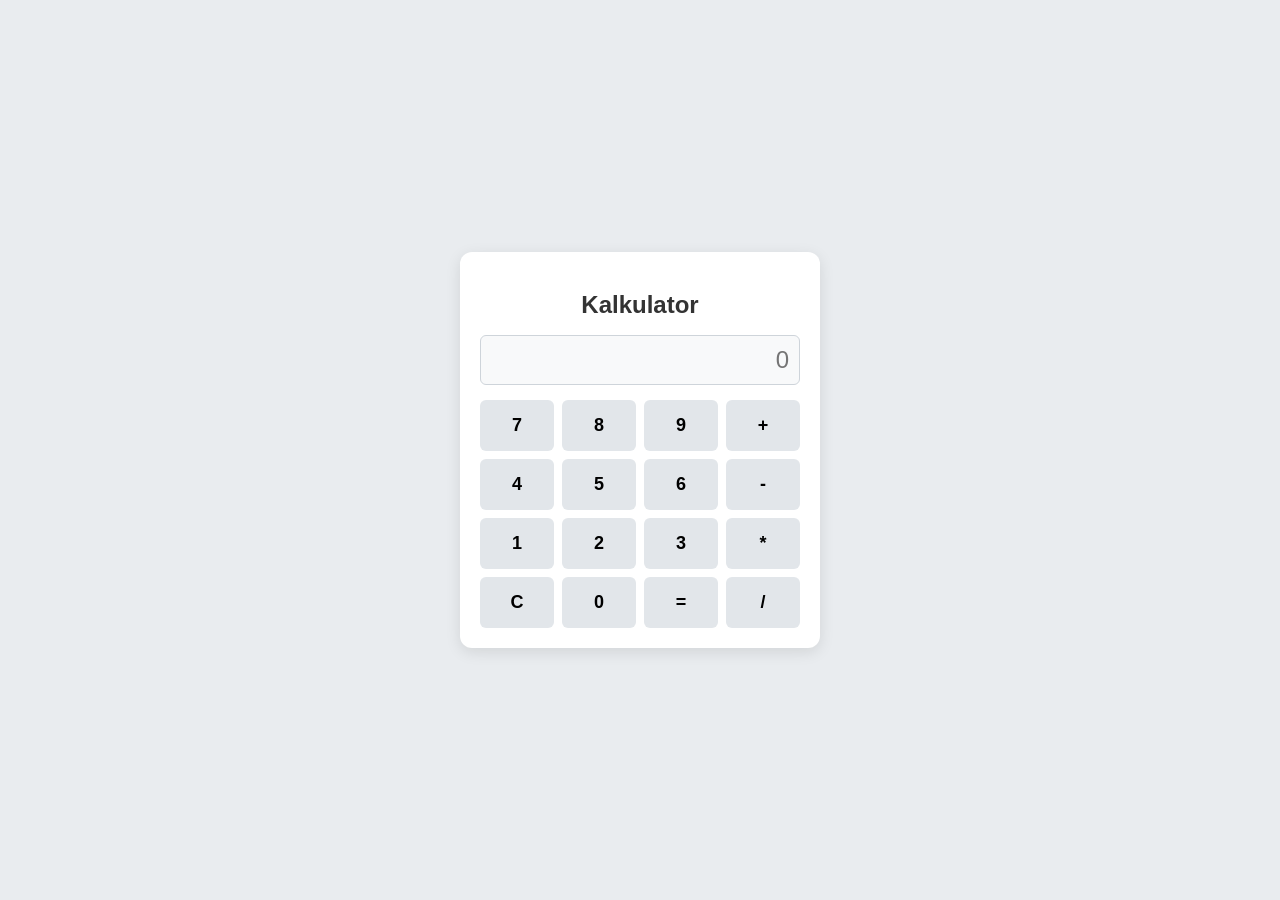
<file: Pertemuan 3/index.html>
<!DOCTYPE html>
<html lang="en">

<head>
    <meta charset="UTF-8">
    <meta name="viewport" content="width=device-width, initial-scale=1.0">
    <title>Kalkulator Sederhana</title>
    <link rel="stylesheet" href="./kalkulator.css">
</head>

<body>
    <div class="calculator-container">
        <h2>Kalkulator</h2>
        <input type="text" name="display" id="display" placeholder="0" readonly>

        <div class="button-grid">
            <button class="btn" onclick="tambahInput('7')">7</button>
            <button class="btn" onclick="tambahInput('8')">8</button>
            <button class="btn" onclick="tambahInput('9')">9</button>
            <button class="btn" onclick="tambahInput('+')">+</button>

            <button class="btn" onclick="tambahInput('4')">4</button>
            <button class="btn" onclick="tambahInput('5')">5</button>
            <button class="btn" onclick="tambahInput('6')">6</button>
            <button class="btn" onclick="tambahInput('-')">-</button>
            
            <button class="btn" onclick="tambahInput('1')">1</button>
            <button class="btn" onclick="tambahInput('2')">2</button>
            <button class="btn" onclick="tambahInput('3')">3</button>
            <button class="btn" onclick="tambahInput('*')">*</button>

            <button class="btn" onclick="clearDisplay()">C</button>
            <button class="btn" onclick="tambahInput('0')">0</button>
            <button class="btn" onclick="hitung()">=</button>
            <button class="btn" onclick="tambahInput('/')">/</button>
        </div>
    </div>

    <script src="./kalkulator.js" /></script>
</body>

</html>
</file>
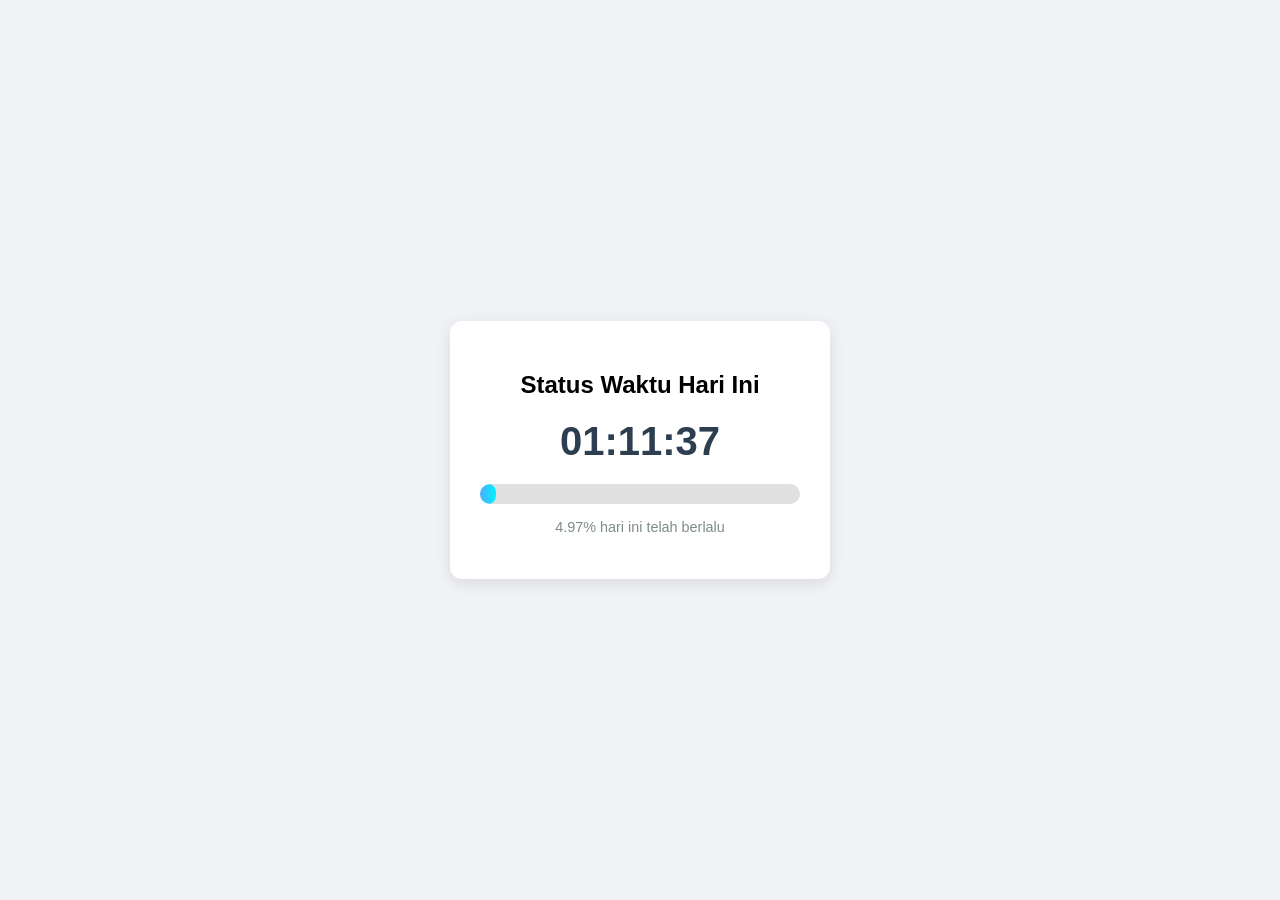
<file: Pertemuan 5/index.html>
<!DOCTYPE html>
<html lang="id">
<head>
  <meta charset="UTF-8">
  <meta name="viewport" content="width=device-width, initial-scale=1.0">
  <title>Status Bar Waktu Real-Time</title>
  <link rel="stylesheet" href="style.css">
</head>
<body>

  <div class="card">
    <h2>Status Waktu Hari Ini</h2>
    
    <div id="jam-digital" class="clock">00:00:00</div>

    <div class="progress-container">
      <div id="progress-bar" class="progress-bar"></div>
    </div>

    <p id="teks-persentase">0% hari ini telah berlalu</p>
  </div>

  <script src="main.js"></script>
</body>
</html>
</file>
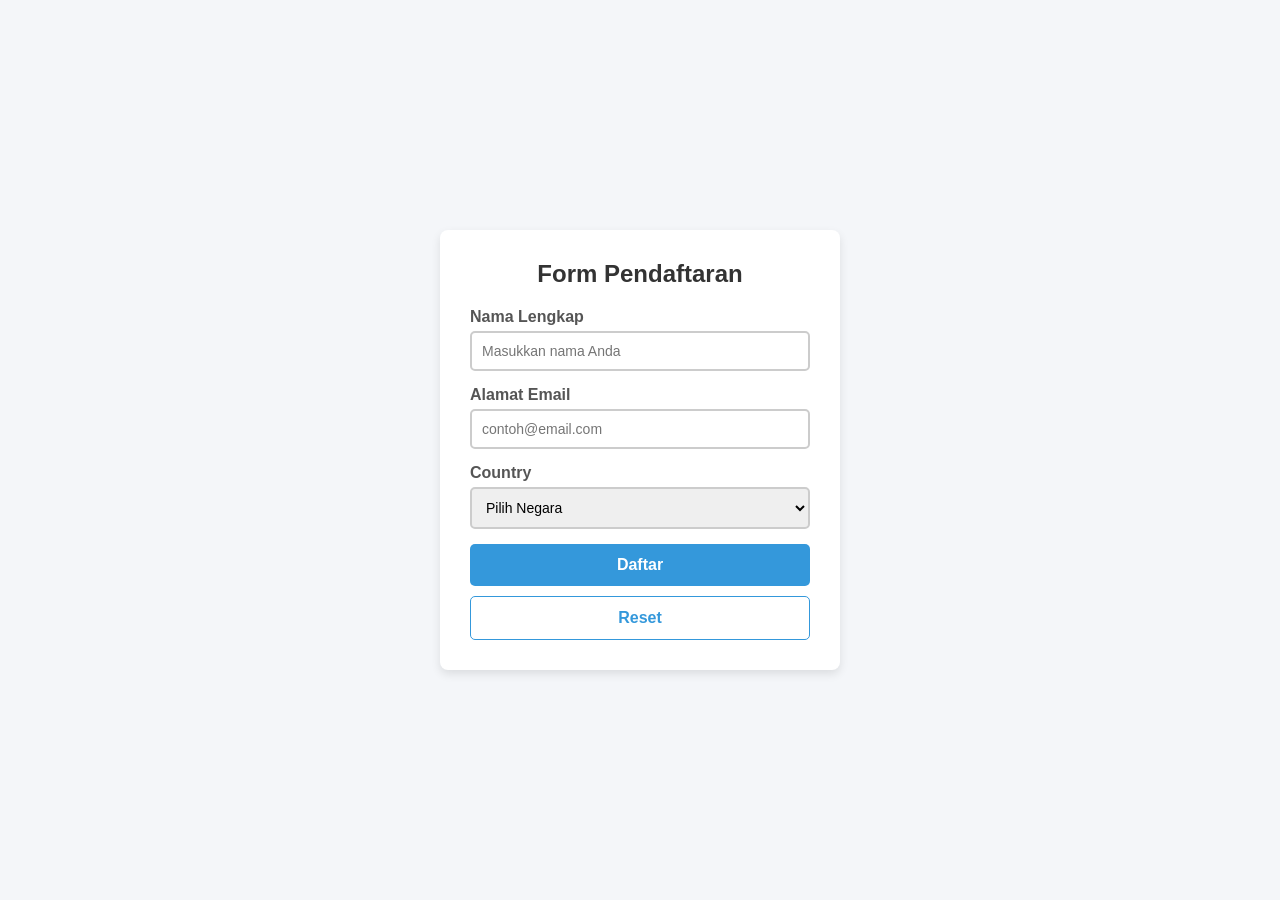
<file: Pertemuan 6/index.html>
<!doctype html>
<html lang="id">

<head>
  <meta charset="UTF-8" />
  <meta name="viewport" content="width=device-width, initial-scale=1.0" />
  <title>Validasi Form Dasar</title>
  <link rel="stylesheet" href="./main.css" />
</head>

<body>
  <div class="container">
    <form id="myForm" novalidate>
      <h2>Form Pendaftaran</h2>

      <div class="form-group" id="group-nama">
        <label for="nama">Nama Lengkap</label>
        <input type="text" id="nama" placeholder="Masukkan nama Anda" />
        <!-- style="border: 2px solid #e74c3c;" -->
        <small class="error-text"></small>
      </div>

      <div class="form-group" id="group-email">
        <label for="email">Alamat Email</label>
        <input type="email" id="email" placeholder="contoh@email.com" />
        <small class="error-text"></small>
      </div>

      <div class="form-group" id="group-country">
        <label for="country">Country</label>
        <select id="country">
          <option value="" disabled>Pilih Negara</option>
          <option value="id">Indonesia</option>
          <option value="sg">Singapore</option>
          <option value="my">Malaysia</option>
        </select>
        <small class="error-text"></small>
      </div>
      <button style="margin-bottom: 10px" type="submit">Daftar</button>
      <button type="reset" style="background-color: white;color: #3498db;border: 1px solid #3498db;">Reset</button>
    </form>
  </div>

  <script src="script.js"></script>
</body>

</html>
</file>
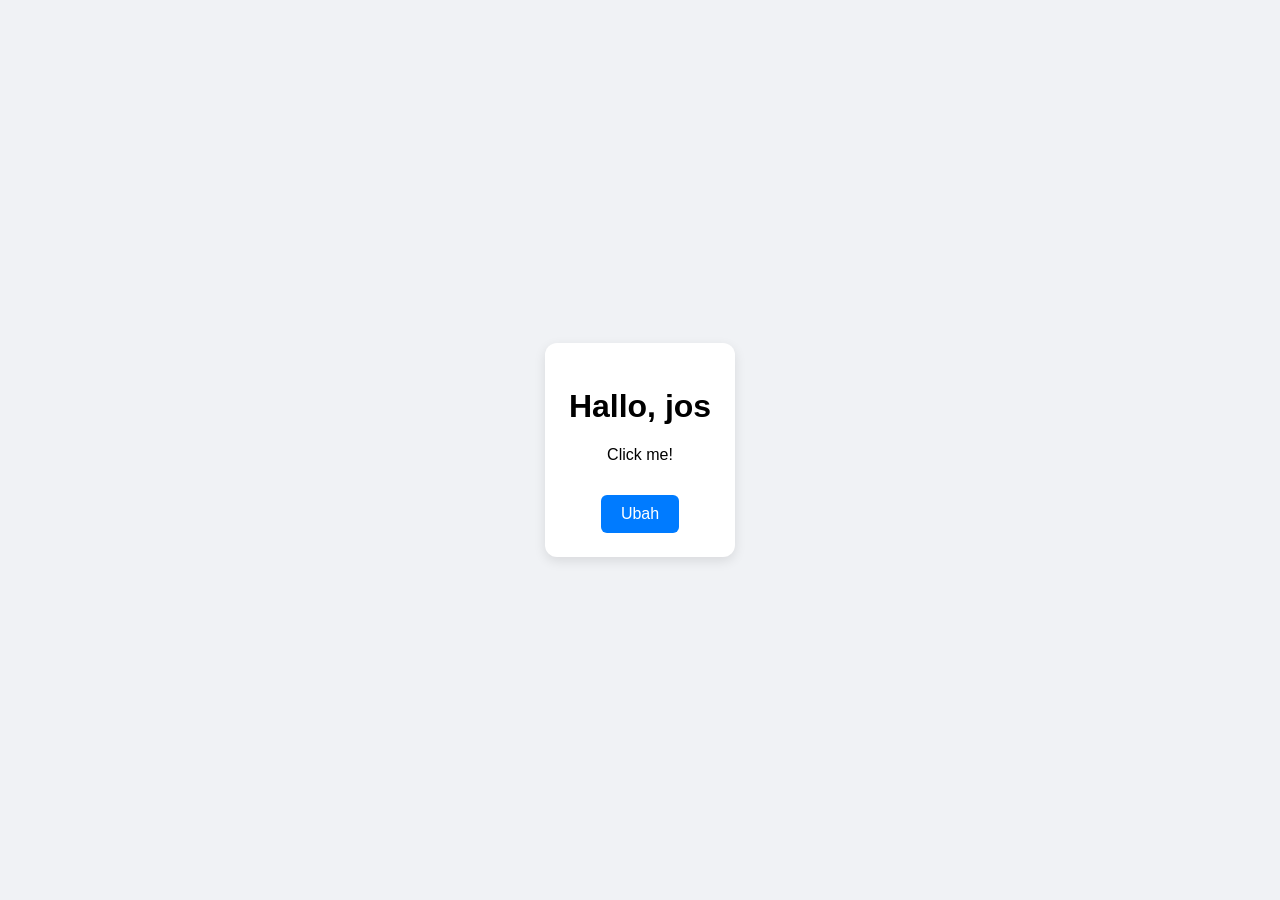
<file: Pertemuan 4/bonuss/index.html>
<!DOCTYPE html>
<html lang="en">
<head>
    <meta charset="UTF-8">
    <meta name="viewport" content="width=device-width, initial-scale=1.0">
    <title>Latihan DOM</title>
    <link rel="stylesheet" href="./main.css">
</head>
<body>
    <div title="card" class="card" id="myCard">
        <h1 id="title" class="myTitle">Hallo, jos</h1>
        <p id="description">Click me!</p>
        <button id="btn" onclick="handleUpdate()">Ubah</button>
    </div>

    <script src="./main.js"></script>
</body>
</html>
</file>
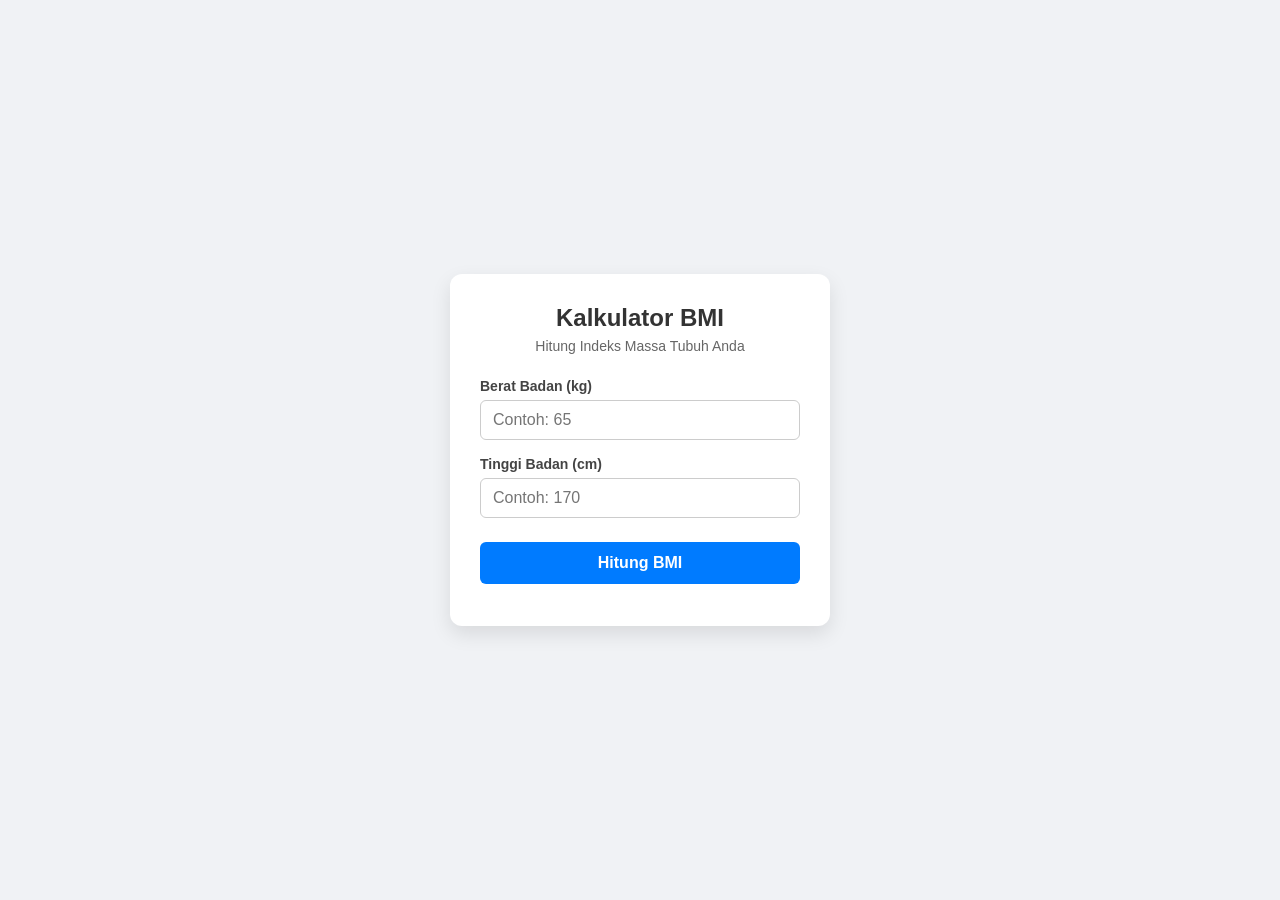
<file: Pertemuan 4/tugas/index.html>
<!DOCTYPE html>
<html lang="id">
<head>
  <meta charset="UTF-8">
  <meta name="viewport" content="width=device-width, initial-scale=1.0">
  <title>Kalkulator BMI Interaktif</title>
  <link rel="stylesheet" href="style.css">
</head>
<body>

  <div class="calculator-card">
    <h2>Kalkulator BMI</h2>
    <p class="subtitle">Hitung Indeks Massa Tubuh Anda</p>

    <div class="input-group">
      <label for="weight">Berat Badan (kg)</label>
      <input type="number" id="weight" placeholder="Contoh: 65" min="1">
    </div>

    <div class="input-group">
      <label for="height">Tinggi Badan (cm)</label>
      <input type="number" id="height" placeholder="Contoh: 170" min="1">
    </div>

    <button id="calcBtn">Hitung BMI</button>

    <p id="errorMsg" class="error-msg"></p>

    <div id="resultContainer" class="result-container hidden">
      <h3>Hasil Anda:</h3>
      <div id="bmiValue" class="bmi-value">0</div>
      <p id="bmiCategory" class="bmi-category">-</p>
    </div>
  </div>

  <script src="script.js"></script>
</body>
</html>
</file>
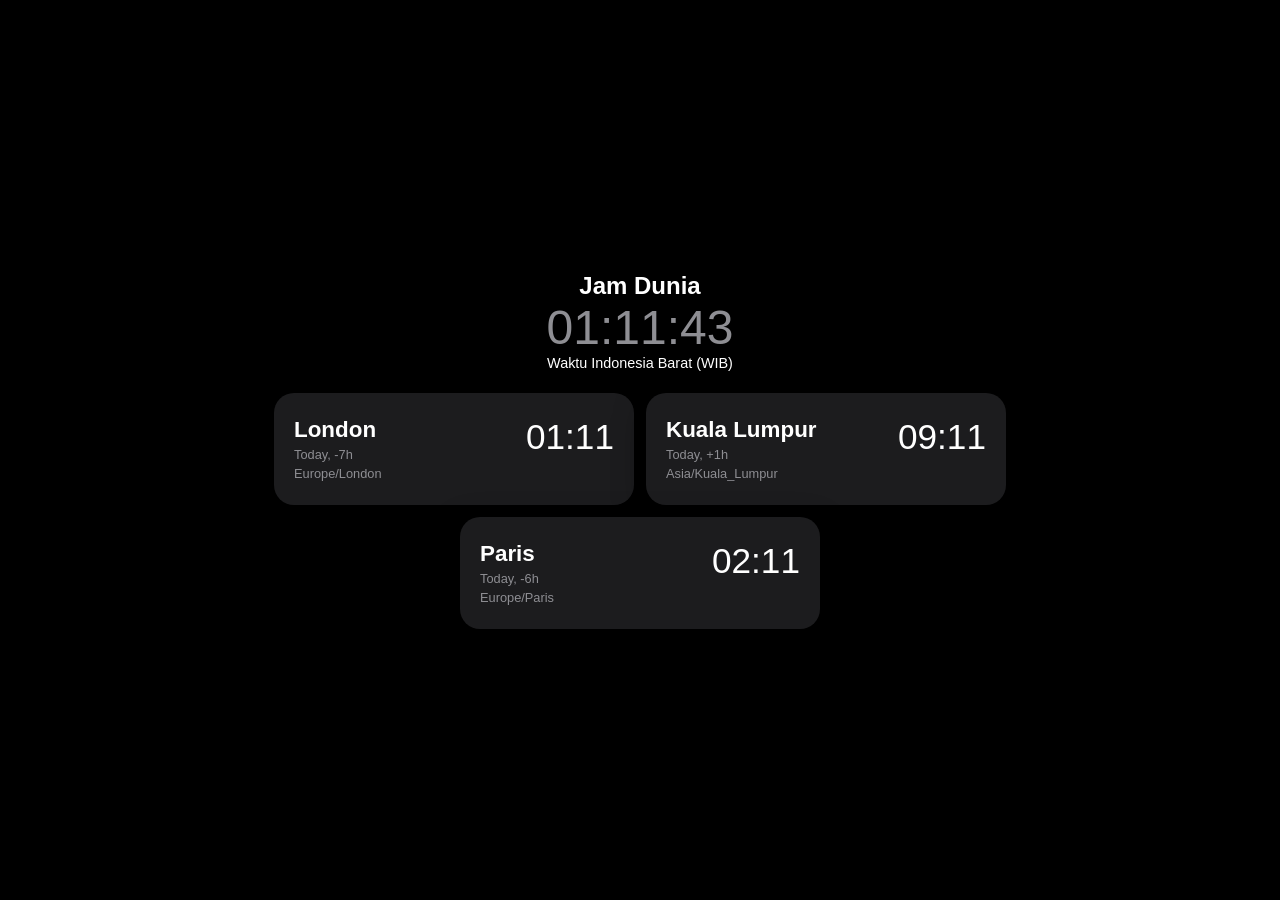
<file: Pertemuan 5/jam-dunia.html>
<!doctype html>
<html lang="id">
  <head>
    <meta charset="UTF-8" />
    <meta name="viewport" content="width=device-width, initial-scale=1.0" />
    <title>Jam Dunia (World Clock)</title>
    <link rel="stylesheet" href="jam-dunia.css" />
  </head>

  <body>
    <div class="container">
      <div class="header">
        <h2>Jam Dunia</h2>
        <span id="myclock" class="base-info">18:25:59</span>
        <span class="timezone-info">Waktu Indonesia Barat (WIB)</span>

      </div>

        <div id="city-list" class="city-list">
          <!-- <div class="clock-card city-item">
            <div class="city-info">
              <div class="city-name-wrap">
                <span class="city-name">Kuala Lumpur</span>
                <span class="offset-text">Today +1h</span>
              </div>
              <div class="city-time">18:25</div>
            </div>
          </div> -->
      </div>
    </div>

    <script src="jam-dunia.js"></script>
  </body>
</html>
</file>
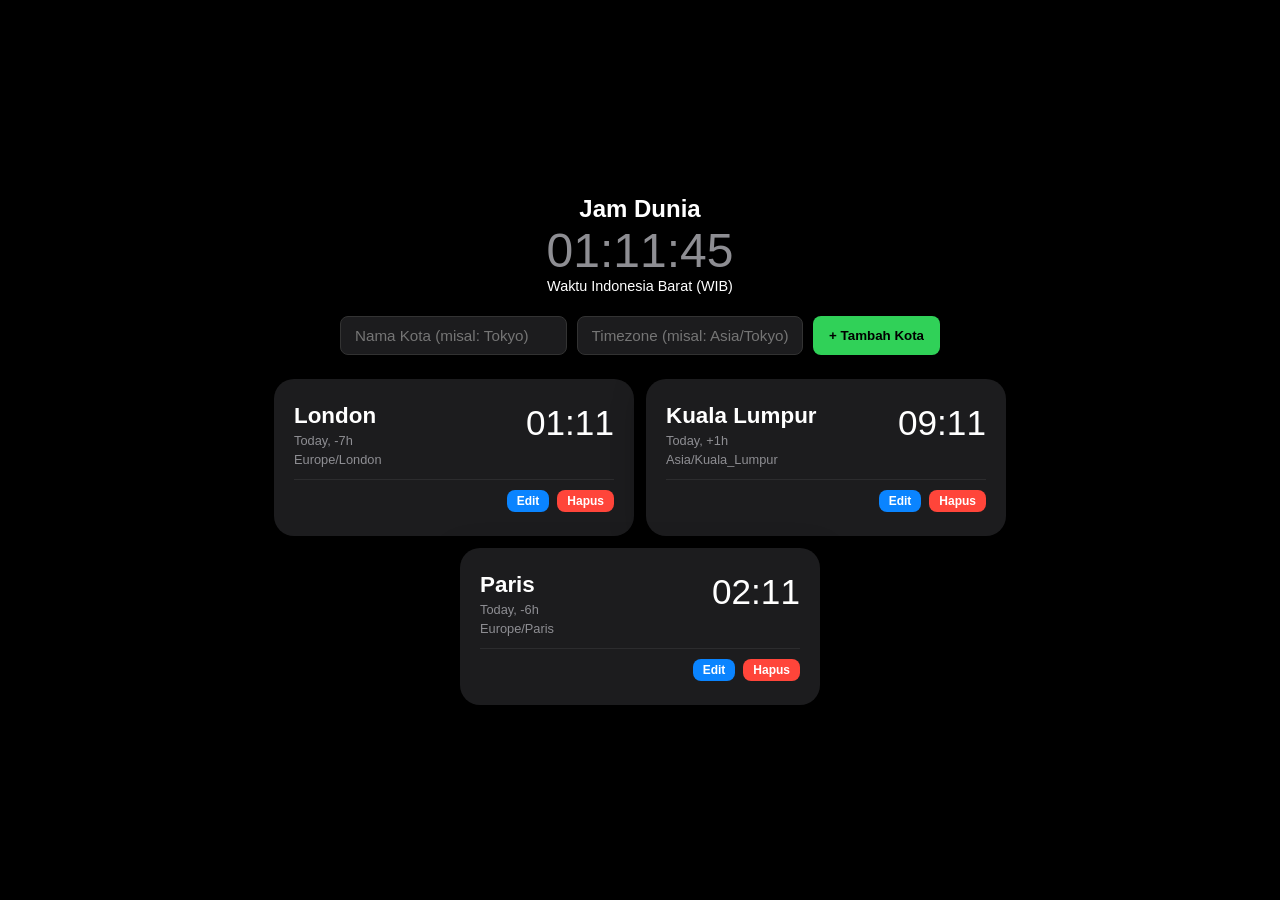
<file: Pertemuan 6/jam-dunia.html>
<!doctype html>
<html lang="id">
  <head>
    <meta charset="UTF-8" />
    <meta name="viewport" content="width=device-width, initial-scale=1.0" />
    <title>Jam Dunia (World Clock)</title>
    <link rel="stylesheet" href="jam-dunia.css" />
  </head>

  <body>
    <div class="container">
      <div class="header">
        <h2>Jam Dunia</h2>
        <span id="myclock" class="base-info">18:25:59</span>
        <span class="timezone-info">Waktu Indonesia Barat (WIB)</span>
      </div>

      <!-- Form Tambah Kota -->
      <form id="add-city-form" class="city-form">
        <input
          type="text"
          id="city-name"
          placeholder="Nama Kota (misal: Tokyo)"
          required
        />
        <input
          type="text"
          id="city-timezone"
          placeholder="Timezone (misal: Asia/Tokyo)"
          required
        />
        <button type="submit" class="btn btn-add">+ Tambah Kota</button>
      </form>
      <div id="city-list" class="city-list"></div>
    </div>

    <div id="edit-modal" class="modal">
      <div class="modal-content">
        <h3>Edit Kota</h3>
        <form id="edit-city-form">
          <input type="hidden" id="edit-city-id" />
          <input type="text" id="edit-city-name" required />
          <input type="text" id="edit-city-timezone" required />
          <div class="modal-actions">
            <button type="button" id="btn-cancel-edit" class="btn btn-cancel">Batal</button>
            <button type="submit" class="btn btn-save">Simpan</button>
          </div>
        </form>
      </div>
    </div>

    <script src="jam-dunia.js"></script>
  </body>
</html>
</file>
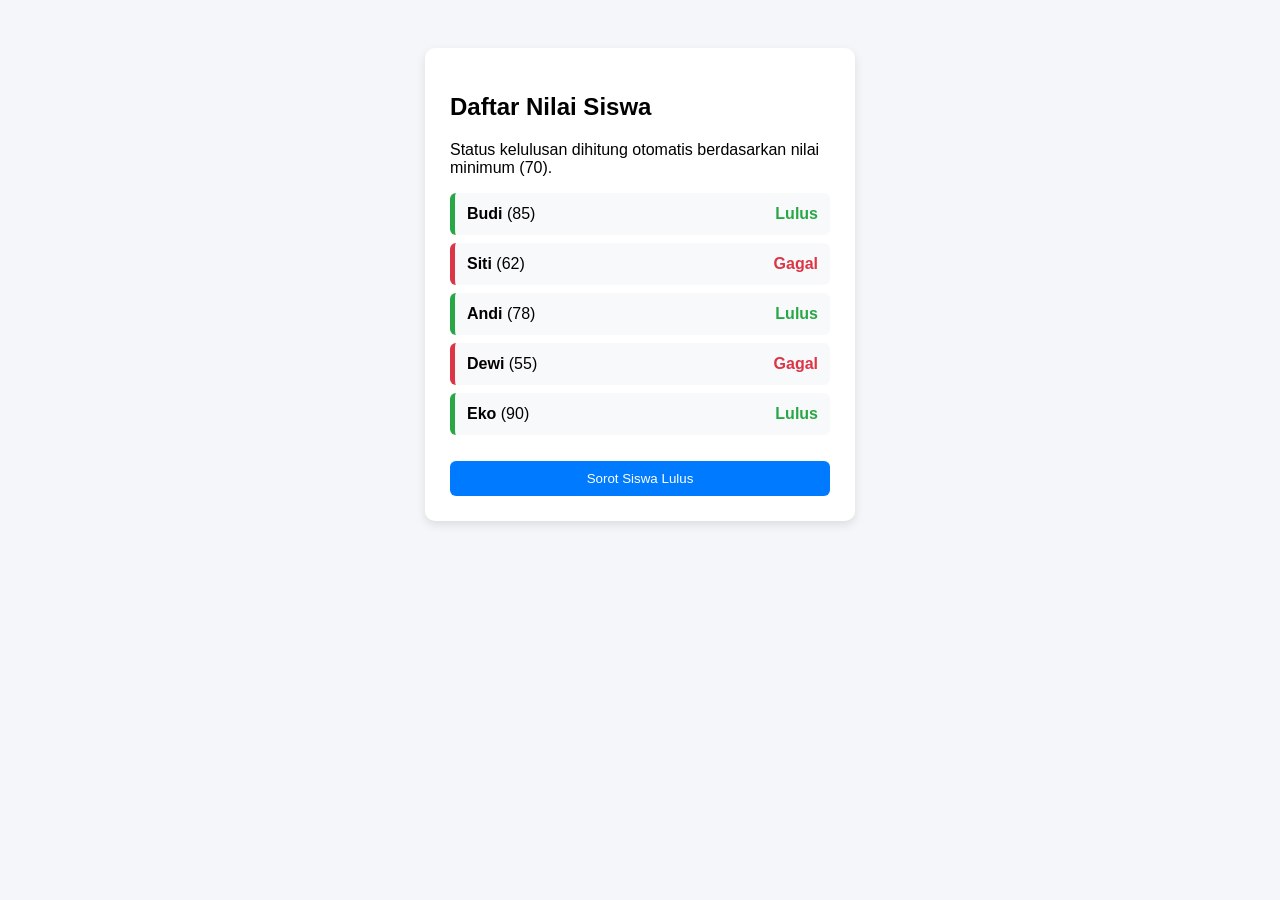
<file: Pertemuan 4/bonuss/daftar-nilai-siswa.html>
<!DOCTYPE html>
<html lang="id">
<head>
  <meta charset="UTF-8">
  <meta name="viewport" content="width=device-width, initial-scale=1.0">
  <title>Daftar Nilai Siswa - Percabangan & Perulangan DOM</title>
  <link rel="stylesheet" href="./daftar-nilai-siswa.css">
</head>
<body>

  <div class="container">
    <h2>Daftar Nilai Siswa</h2>
    <p>Status kelulusan dihitung otomatis berdasarkan nilai minimum (70).</p>

    <ul id="daftarSiswa">
    </ul>


    <button id="btnHighlight">Sorot Siswa Lulus</button>
  </div>

  <script src="./daftar-nilai.siswa.js"></script>
</body>
</html>
</file>
<file: Pertemuan 3/kalkulator.css>
body {
  font-family: Arial, Helvetica, sans-serif;
  background-color: #e9ecef;
  display: flex;
  justify-content: center;
  align-items: center;
  height: 100vh;
  margin: 0;
}

.calculator-container {
  width: 320px;
  background-color: white;
  padding: 20px;
  border-radius: 12px;
  box-shadow: 0 4px 15px rgba(0, 0, 0, 0.1);
}

h2 {
  text-align: center;
  color: #333;
  margin-bottom: 16px;
}

#display {
  width: 100%;
  height: 50px;
  font-size: 24px;
  text-align: right;
  padding: 5px 10px;
  box-sizing: border-box;
  margin-bottom: 15px;
  background: #f8f9fa;
  border: 1px solid #ced4da;
  border-radius: 6px;
}

.button-grid {
  display: grid;
  grid-template-columns: repeat(4, 1fr);
  gap: 8px;
}

.btn {
  padding: 15px;
  font-size: 18px;
  cursor: pointer;
  border: none;
  background-color: #e2e6ea;
  border-radius: 6px;
  font-weight: bold;
  transition: background 0.2s;
}

.btn:hover {
  background-color: #cbd3da;
}

.btn.operator {
  background-color: #ffc107;
  color: #212529;
}

.btn.operator:hover {
  background-color: #e0a800;
}

.btn.equal {
  background-color: #28a745;
  color: white;
}

.btn.equal:hover {
  background-color: #218838;
}

.btn.clear {
  background-color: #dc3545;
  color: white;
}

.btn.clear:hover {
  background-color: #c82333;
}
</file>
<file: Pertemuan 5/style.css>
body {
  font-family: 'Segoe UI', Tahoma, Geneva, Verdana, sans-serif;
  background-color: #f0f2f5;
  display: flex;
  justify-content: center;
  align-items: center;
  height: 100vh;
  margin: 0;
}

.card {
  background: white;
  padding: 30px;
  border-radius: 12px;
  box-shadow: 0 4px 15px rgba(0, 0, 0, 0.1);
  text-align: center;
  width: 320px;
}

.clock {
  font-size: 2.5rem;
  font-weight: bold;
  color: #2c3e50;
  margin: 20px 0;
}

.progress-container {
  width: 100%;
  background-color: #e0e0e0;
  border-radius: 20px;
  overflow: hidden;
  height: 20px;
  margin-bottom: 15px;
}

.progress-bar {
  height: 100%;
  width: 0%;
  background: linear-gradient(90deg, #4facfe, #00f2fe);
  border-radius: 20px;
  /* Muluskan perpindahan lebar dengan transisi CSS */
  transition: width 0.5s ease-in-out;
}

p {
  color: #7f8c8d;
  font-size: 0.9rem;
}
</file>
<file: Pertemuan 6/main.css>
* {
  box-sizing: border-box;
  margin: 0;
  padding: 0;
  font-family: Arial, sans-serif;
}

body {
  background-color: #f4f6f9;
  display: flex;
  justify-content: center;
  align-items: center;
  height: 100vh;
}

.container {
  background-color: #ffffff;
  padding: 30px;
  border-radius: 8px;
  box-shadow: 0 4px 10px rgba(0, 0, 0, 0.1);
  width: 100%;
  max-width: 400px;
}

h2 {
  margin-bottom: 20px;
  text-align: center;
  color: #333;
}

.form-group {
  margin-bottom: 15px;
}

label {
  display: block;
  margin-bottom: 5px;
  color: #555;
  font-weight: bold;
}

input, select {
  width: 100%;
  padding: 10px;
  border: 2px solid #ccc;
  border-radius: 5px;
  font-size: 14px;
  outline: none;
  transition: border-color 0.3s;
}

/* Pesan Error */
.error-text {
  color: #e74c3c;
  font-size: 12px;
  margin-top: 5px;
  /* display: none; */
}

/* Status Validasi */
.form-group.error input, .form-group.error select {
  border-color: #e74c3c;
}

.form-group.error .error-text {
  display: block;
}

.form-group.success input {
  border-color: #2ecc71;
}

button {
  width: 100%;
  padding: 12px;
  background-color: #3498db;
  color: white;
  border: none;
  border-radius: 5px;
  font-size: 16px;
  cursor: pointer;
  font-weight: bold;
}

button:hover {
  background-color: #2980b9;
}
</file>
<file: Pertemuan 4/bonuss/main.css>
body {
  font-family: Arial, sans-serif;
  display: flex;
  justify-content: center;
  align-items: center;
  height: 100vh;
  background-color: #f0f2f5;
  margin: 0;
}

.card {
  background-color: #ffffff;
  padding: 24px;
  border-radius: 12px;
  box-shadow: 0 4px 12px rgba(0, 0, 0, 0.1);
  text-align: center;
  max-width: 350px;
  transition: all 0.3s ease;
}

button {
  background-color: #007bff;
  color: white;
  border: none;
  padding: 10px 20px;
  font-size: 16px;
  border-radius: 6px;
  cursor: pointer;
  margin-top: 15px;
}

button:hover {
  background-color: #0056b3;
}

/* Class tambahan yang nanti disisipkan via JS */
.highlight {
  background-color: #e3f2fd;
  border: 2px solid #2196f3;
}
</file>
<file: Pertemuan 4/tugas/style.css>
* {
  box-sizing: border-box;
  margin: 0;
  padding: 0;
  font-family: 'Segoe UI', Tahoma, Geneva, Verdana, sans-serif;
}

body {
  background-color: #f0f2f5;
  display: flex;
  justify-content: center;
  align-items: center;
  min-height: 100vh;
}

.calculator-card {
  background: white;
  padding: 30px;
  border-radius: 12px;
  box-shadow: 0 8px 20px rgba(0, 0, 0, 0.1);
  width: 100%;
  max-width: 380px;
  text-align: center;
}

h2 {
  color: #333;
  margin-bottom: 6px;
}

.subtitle {
  color: #666;
  font-size: 14px;
  margin-bottom: 24px;
}

.input-group {
  text-align: left;
  margin-bottom: 16px;
}

label {
  display: block;
  font-size: 14px;
  font-weight: 600;
  color: #444;
  margin-bottom: 6px;
}

input {
  width: 100%;
  padding: 10px 12px;
  border: 1px solid #ccc;
  border-radius: 6px;
  font-size: 16px;
  outline: none;
  transition: border-color 0.2s;
}

input:focus {
  border-color: #007bff;
}

button {
  width: 100%;
  padding: 12px;
  background-color: #007bff;
  color: white;
  border: none;
  border-radius: 6px;
  font-size: 16px;
  font-weight: bold;
  cursor: pointer;
  margin-top: 8px;
  transition: background-color 0.2s;
}

button:hover {
  background-color: #0056b3;
}

.error-msg {
  color: #dc3545;
  font-size: 14px;
  margin-top: 12px;
}

.result-container {
  margin-top: 24px;
  padding: 16px;
  border-radius: 8px;
  background-color: #f8f9fa;
  border: 1px solid #e9ecef;
}

.result-container.hidden {
  display: none;
}

.bmi-value {
  font-size: 36px;
  font-weight: bold;
  margin: 8px 0;
}

.bmi-category {
  font-size: 18px;
  font-weight: 600;
}

/* Kategori Warna */
.kurang { color: #ffc107; }
.normal { color: #28a745; }
.kelebihan { color: #fd7e14; }
.obesitas { color: #dc3545; }
</file>
<file: Pertemuan 5/jam-dunia.css>
* {
  box-sizing: border-box;
  margin: 0;
  padding: 0;
}

body {
  font-family: -apple-system, BlinkMacSystemFont, "Segoe UI", Roboto, Helvetica, Arial, sans-serif;
  background-color: #000000;
  color: #ffffff;
  display: flex;
  justify-content: center;
  align-items: center;
  min-height: 100vh;
}

.clock-card {
  background-color: #1c1c1e;
  width: 360px;
  border-radius: 20px;
  padding: 24px 20px;
  box-shadow: 0 10px 30px rgba(0, 0, 0, 0.5);
}

.header {
  display: flex;
  align-items: center;
  padding-bottom: 12px;
  margin-bottom: 10px;
  flex-direction: column;
}

.header h2 {
  font-size: 1.5rem;
  font-weight: 700;
}

.base-info {
  font-size: 3rem;
  color: #8e8e93;
}

.timezone-info{
    font-size: 0.9rem;
  color: #FFF;
}

.city-list {
  display: flex;
  flex-direction: row;
  gap: 12px;
  max-width: 960px;
  flex-wrap: wrap;
  align-items: center;
    justify-content: center;
}

.city-item {
  display: flex;
  justify-content: space-between;
  align-items: center;
}

.city-item:last-child {
  border-bottom: none;
}

.city-info {
  display: flex;
  flex-direction: row;
  justify-content: space-between;
  width: 100%;
}

.offset-text {
  font-size: 0.8rem;
  color: #8e8e93;
}

.city-name-wrap{
  display: flex;
  flex-direction: column;
  gap: 4px;
}
.city-name {
  font-size: 1.4rem;
  font-weight: 600;
  color: #ffffff;
}

.city-time {
  font-size: 2.2rem;
  font-weight: 300;
  font-family: -apple-system, BlinkMacSystemFont, "SF Pro Display", sans-serif;
  color: #ffffff;
}
</file>
<file: Pertemuan 6/jam-dunia.css>
* {
  box-sizing: border-box;
  margin: 0;
  padding: 0;
}

body {
  font-family: -apple-system, BlinkMacSystemFont, "Segoe UI", Roboto, Helvetica, Arial, sans-serif;
  background-color: #000000;
  color: #ffffff;
  display: flex;
  justify-content: center;
  align-items: center;
  min-height: 100vh;
  padding: 20px;
}

.container {
  display: flex;
  flex-direction: column;
  align-items: center;
  width: 100%;
  max-width: 960px;
}

.header {
  display: flex;
  align-items: center;
  padding-bottom: 12px;
  margin-bottom: 10px;
  flex-direction: column;
}

.header h2 {
  font-size: 1.5rem;
  font-weight: 700;
}

.base-info {
  font-size: 3rem;
  color: #8e8e93;
}

.timezone-info {
  font-size: 0.9rem;
  color: #FFF;
}

/* Form Styling */
.city-form {
  display: flex;
  gap: 10px;
  margin-bottom: 24px;
  width: 100%;
  max-width: 600px;
  flex-wrap: wrap;
}

.city-form input, 
.modal-content input {
  flex: 1;
  min-width: 180px;
  padding: 10px 14px;
  border-radius: 8px;
  border: 1px solid #333;
  background-color: #1c1c1e;
  color: #fff;
  font-size: 0.95rem;
}

.city-form input:focus,
.modal-content input:focus {
  outline: 1px solid #0a84ff;
}

.btn {
  padding: 10px 16px;
  border-radius: 8px;
  border: none;
  font-weight: 600;
  cursor: pointer;
  transition: opacity 0.2s;
}

.btn:hover {
  opacity: 0.85;
}

.btn-add {
  background-color: #30d158;
  color: #000;
}

.btn-edit {
  background-color: #0a84ff;
  color: #fff;
  padding: 4px 10px;
  font-size: 0.75rem;
}

.btn-delete {
  background-color: #ff453a;
  color: #fff;
  padding: 4px 10px;
  font-size: 0.75rem;
}

.btn-cancel {
  background-color: #3a3a3c;
  color: #fff;
}

.btn-save {
  background-color: #30d158;
  color: #000;
}

.city-list {
  display: flex;
  flex-direction: row;
  gap: 12px;
  width: 100%;
  flex-wrap: wrap;
  align-items: center;
  justify-content: center;
}

.clock-card {
  background-color: #1c1c1e;
  width: 360px;
  border-radius: 20px;
  padding: 24px 20px;
  box-shadow: 0 10px 30px rgba(0, 0, 0, 0.5);
  display: flex;
  flex-direction: column;
  gap: 12px;
}

.city-info {
  display: flex;
  flex-direction: row;
  justify-content: space-between;
  width: 100%;
}

.offset-text {
  font-size: 0.8rem;
  color: #8e8e93;
}

.city-name-wrap {
  display: flex;
  flex-direction: column;
  gap: 4px;
}

.city-name {
  font-size: 1.4rem;
  font-weight: 600;
  color: #ffffff;
}

.city-time {
  font-size: 2.2rem;
  font-weight: 300;
  font-family: -apple-system, BlinkMacSystemFont, "SF Pro Display", sans-serif;
  color: #ffffff;
}

.card-actions {
  display: flex;
  justify-content: flex-end;
  gap: 8px;
  border-top: 1px solid #2c2c2e;
  padding-top: 10px;
}

/* Modal Styling */
.modal {
  display: none;
  position: fixed;
  top: 0;
  left: 0;
  width: 100%;
  height: 100%;
  background-color: rgba(0, 0, 0, 0.7);
  justify-content: center;
  align-items: center;
  z-index: 1000;
}

.modal.active {
  display: flex;
}

.modal-content {
  background-color: #1c1c1e;
  padding: 24px;
  border-radius: 16px;
  width: 320px;
  display: flex;
  flex-direction: column;
  gap: 16px;
}

.modal-content form {
  display: flex;
  flex-direction: column;
  gap: 12px;
}

.modal-actions {
  display: flex;
  justify-content: flex-end;
  gap: 8px;
  margin-top: 8px;
}
</file>
<file: Pertemuan 4/bonuss/daftar-nilai-siswa.css>
body {
  font-family: Arial, sans-serif;
  background-color: #f4f6f9;
  display: flex;
  justify-content: center;
  padding-top: 40px;
}

.container {
  background: white;
  padding: 25px;
  border-radius: 10px;
  box-shadow: 0 4px 10px rgba(0, 0, 0, 0.1);
  width: 380px;
}

ul {
  list-style: none;
  padding: 0;
}

li {
  padding: 12px;
  margin-bottom: 8px;
  border-radius: 6px;
  background: #f8f9fa;
  display: flex;
  justify-content: space-between;
  align-items: center;
  border-left: 5px solid #ccc;
  transition: all 0.3s ease;
}

/* Kelas khusus berdasarkan logika percabangan */
li.lulus {
  border-left-color: #28a745;
}

li.gagal {
  border-left-color: #dc3545;
}

.badge-lulus {
  color: #28a745;
  font-weight: bold;
}

.badge-gagal {
  color: #dc3545;
  font-weight: bold;
}

/* Kelas highlight saat tombol diklik */
.highlight {
  background-color: #d4edda;
  transform: scale(1.02);
}

button {
  width: 100%;
  padding: 10px;
  background-color: #007bff;
  color: white;
  border: none;
  border-radius: 6px;
  cursor: pointer;
  margin-top: 10px;
}

button:hover {
  background-color: #0056b3;
}
</file>
